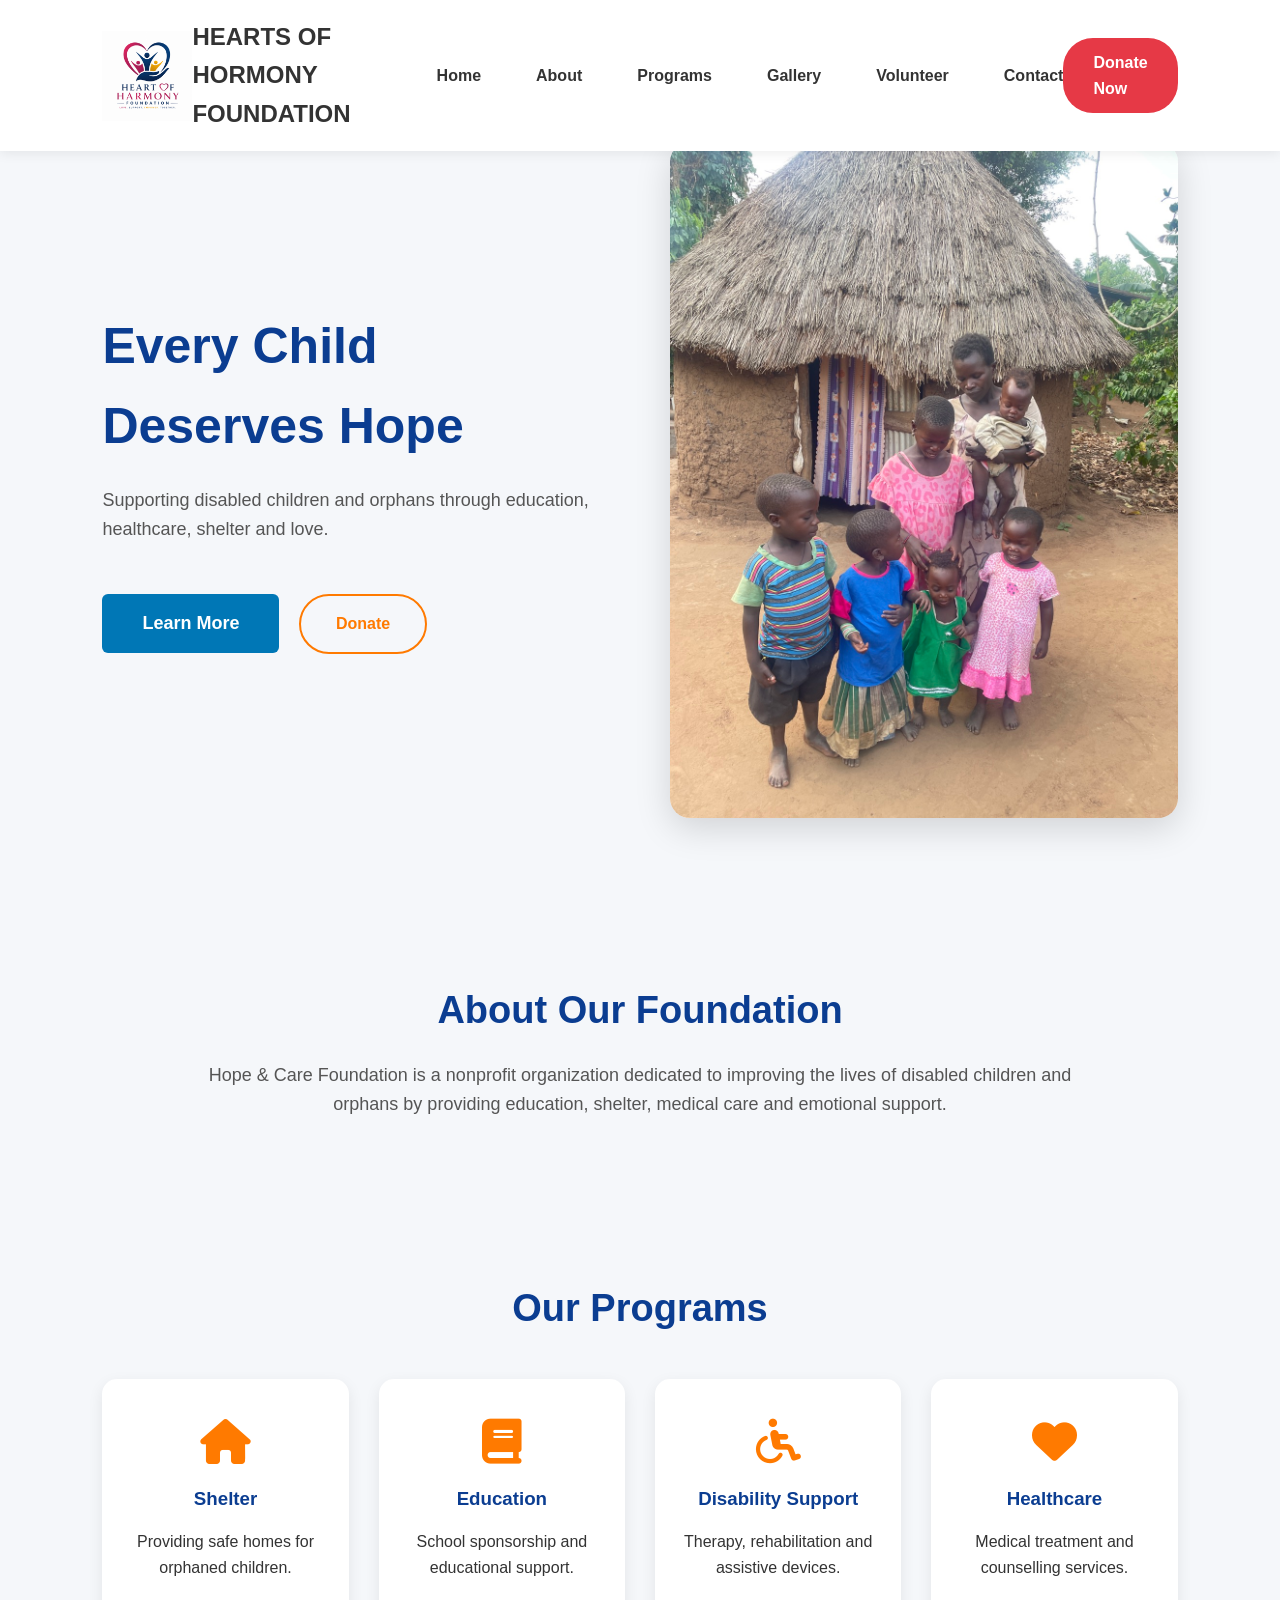
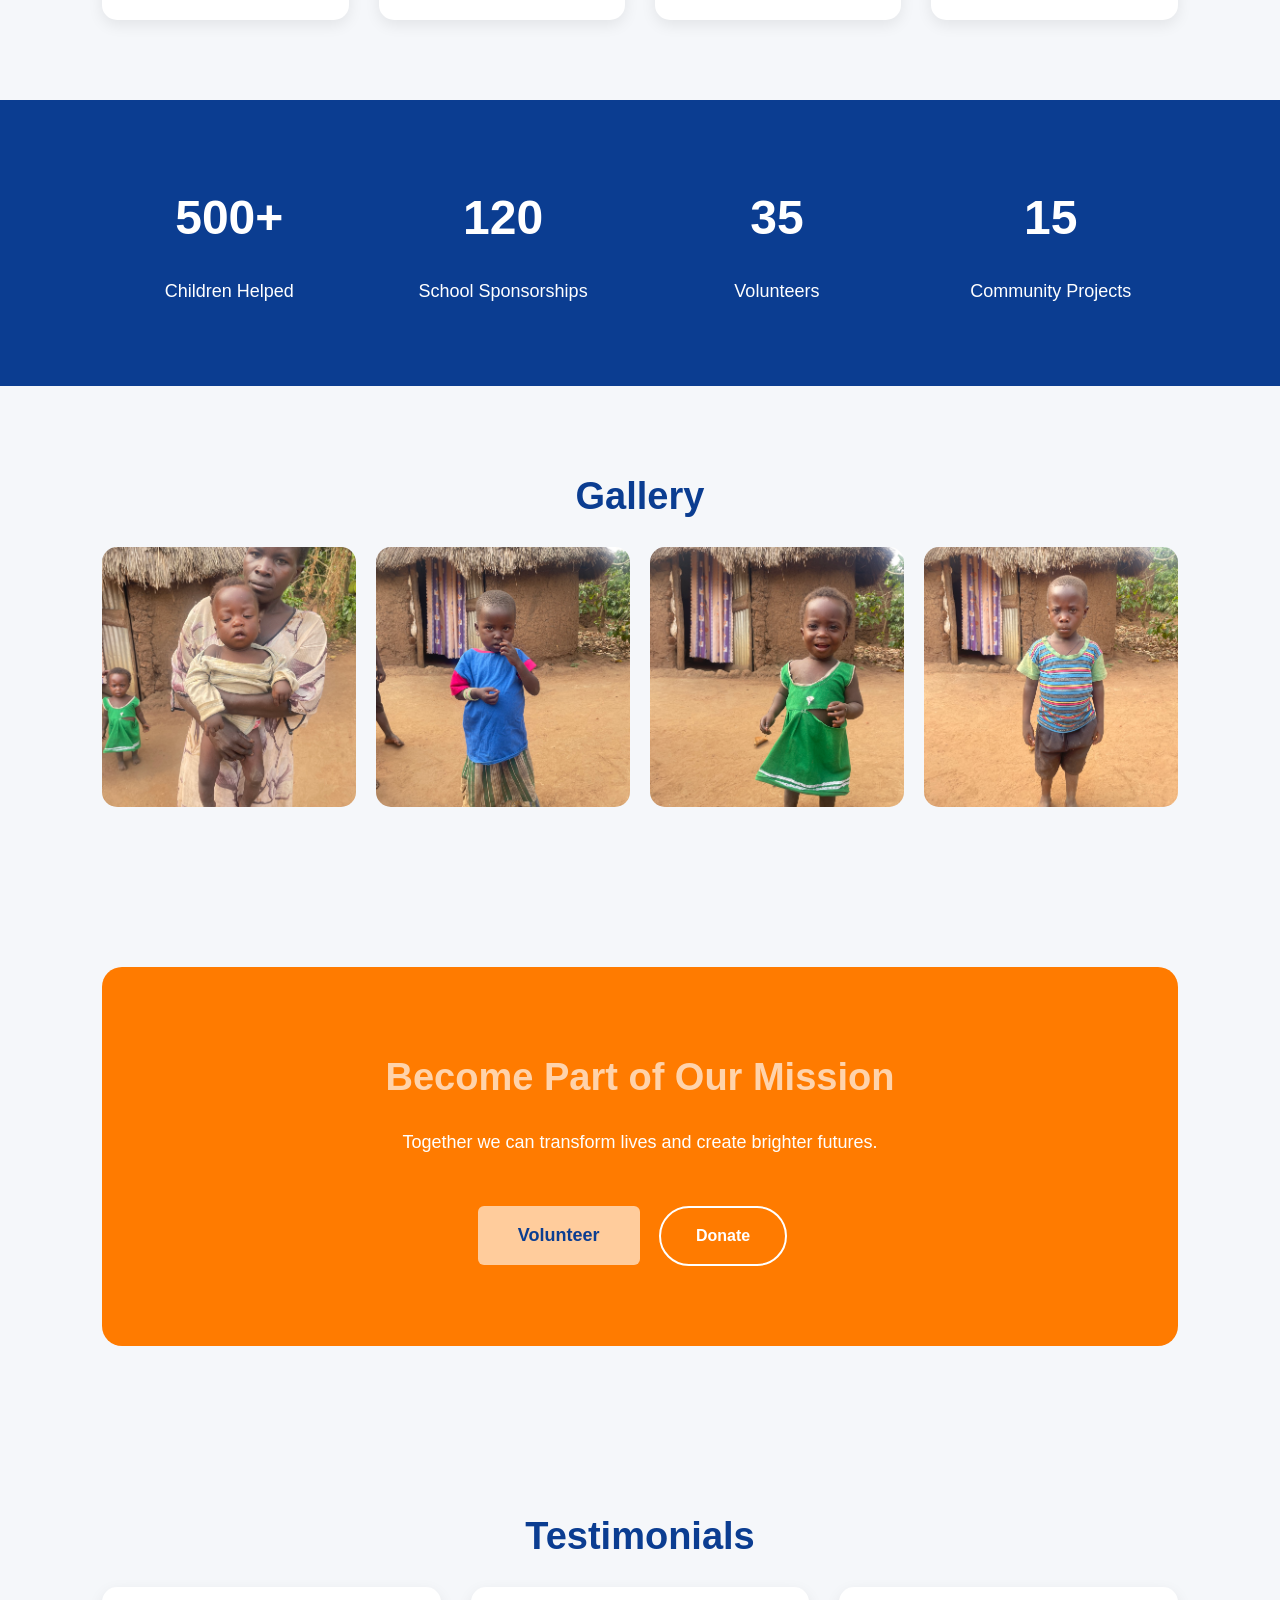
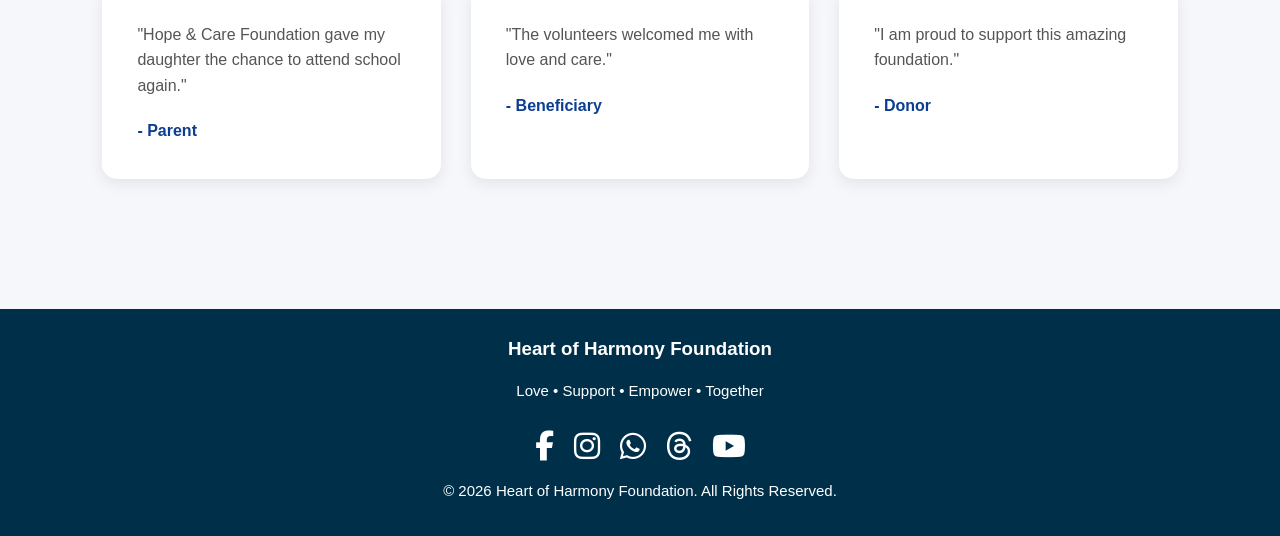
<file: index.html>
<!DOCTYPE html>
<html lang="en">

<head>
    <meta charset="UTF-8">
    <meta name="viewport" content="width=device-width, initial-scale=1.0">
    <title>Hope & Care Foundation</title>

    <link rel="stylesheet" href="style.css">

    <link rel="preconnect" href="https://fonts.googleapis.com">
    <link rel="preconnect" href="https://fonts.gstatic.com" crossorigin>
<link rel="stylesheet"
href="https://cdnjs.cloudflare.com/ajax/libs/font-awesome/6.7.2/css/all.min.css">

</head>

<body>

    <header>


        <div class="logo">
            <a href="index.html">
                <img src="images/57D3A9DE-8F15-4355-8276-3D48BB8F0B97.PNG" alt="Heart of Harmony Foundation Logo">
            </a>
        </div>

        <h2>HEARTS OF HORMONY FOUNDATION </h2>

        <nav>

            <ul>

                <li><a href="index.html">Home</a></li>

                <li><a href="about us.html">About</a></li>

                <li><a href="our program.html">Programs</a></li>

                <li><a href="gallery.html">Gallery</a></li>

                <li><a href="volunteer.html">Volunteer</a></li>

                <li><a href="#">Contact</a></li>

            </ul>

        </nav>

        <a href="Donate now.html" class="donate-btn">Donate Now</a>

    </header>


    <section class="hero">

        <div class="hero-text">

            <h1>Every Child Deserves Hope</h1>

            <p>

                Supporting disabled children and orphans through
                education, healthcare, shelter and love.

            </p>

            <a href="" class="btn">Learn More</a>

            <a href="Donate now.html" class="btn2">Donate</a>

        </div>

        <div class="hero-image">

            <img src="images/IMG_6902.JPG" alt="Children">

        </div>

    </section>

    <section class="about">

        <h2>About Our Foundation</h2>

        <p>

            Hope & Care Foundation is a nonprofit organization
            dedicated to improving the lives of disabled children
            and orphans by providing education, shelter,
            medical care and emotional support.

        </p>

    </section>


    <section class="services">

        <h2>Our Programs</h2>

        <div class="service-container">

            <div class="card">

                <i class="fa-solid fa-house"></i>

                <h3>Shelter</h3>

                <p>Providing safe homes for orphaned children.</p>

            </div>

            <div class="card">

                <i class="fa-solid fa-book"></i>

                <h3>Education</h3>

                <p>School sponsorship and educational support.</p>

            </div>

            <div class="card">

                <i class="fa-solid fa-wheelchair"></i>

                <h3>Disability Support</h3>

                <p>Therapy, rehabilitation and assistive devices.</p>

            </div>

            <div class="card">

                <i class="fa-solid fa-heart"></i>

                <h3>Healthcare</h3>

                <p>Medical treatment and counselling services.</p>

            </div>

        </div>

    </section>

    <section class="stats">

        <div>

            <h2>500+</h2>

            <p>Children Helped</p>

        </div>

        <div>

            <h2>120</h2>

            <p>School Sponsorships</p>

        </div>

        <div>

            <h2>35</h2>

            <p>Volunteers</p>

        </div>

        <div>

            <h2>15</h2>

            <p>Community Projects</p>

        </div>

    </section>


    <section class="gallery">

        <h2>Gallery</h2>

        <div class="gallery-images">

            <img src="images/IMG_6918.JPG"alt"""

            <img src="images/6B81CA2D-1C63-44D1-B0E7-25EAA3C32E9F_1_105_c.jpeg"">

            <img src="images/IMG_6909.JPG"alt"">

            <img src="images/IMG_6911.JPG"alt"">
             <img src="images/IMG_6908.JPG" alt="">
        </div>

    </section>

    <section class="cta">

        <h2>Become Part of Our Mission</h2>

        <p>

            Together we can transform lives and create brighter futures.

        </p>

        <a href="#" class="btn">Volunteer</a>

        <a href="Donate now.html" class="btn2">Donate</a>

    </section>

    <section class="testimonials">

        <h2>Testimonials</h2>

        <div class="testimonial-container">

            <div class="testimonial">

                <p>

                    "Hope & Care Foundation gave my daughter the chance to
                    attend school again."

                </p>

                <h4>- Parent</h4>

            </div>

            <div class="testimonial">

                <p>

                    "The volunteers welcomed me with love and care."

                </p>

                <h4>- Beneficiary</h4>

            </div>

            <div class="testimonial">

                <p>

                    "I am proud to support this amazing foundation."

                </p>

                <h4>- Donor</h4>

            </div>

        </div>

    </section>

    <footer>

        <h3>Heart of Harmony Foundation</h3>

        <p>Love • Support • Empower • Together</p>

<div class="social-icons">

    <a href="https://www.facebook.com/yourpage" target="_blank">
        <i class="fa-brands fa-facebook-f"></i>
    </a>

    <a href="https://www.instagram.com/yourpage" target="_blank">
        <i class="fa-brands fa-instagram"></i>
    </a>

    <a href="https://wa.me/256700000000" target="_blank">
        <i class="fa-brands fa-whatsapp"></i>
    </a>

    <a href="https://www.threads.net/@yourpage" target="_blank">
        <i class="fa-brands fa-threads"></i>
    </a>

    <a href="https://www.youtube.com/@yourchannel" target="_blank">
        <i class="fa-brands fa-youtube"></i>
    </a>

</div>
        <p>

            © 2026 Heart of Harmony Foundation.
            All Rights Reserved.

        </p>

    </footer>
<script src="javascript.js"></script>
</body>

</html>
</file>
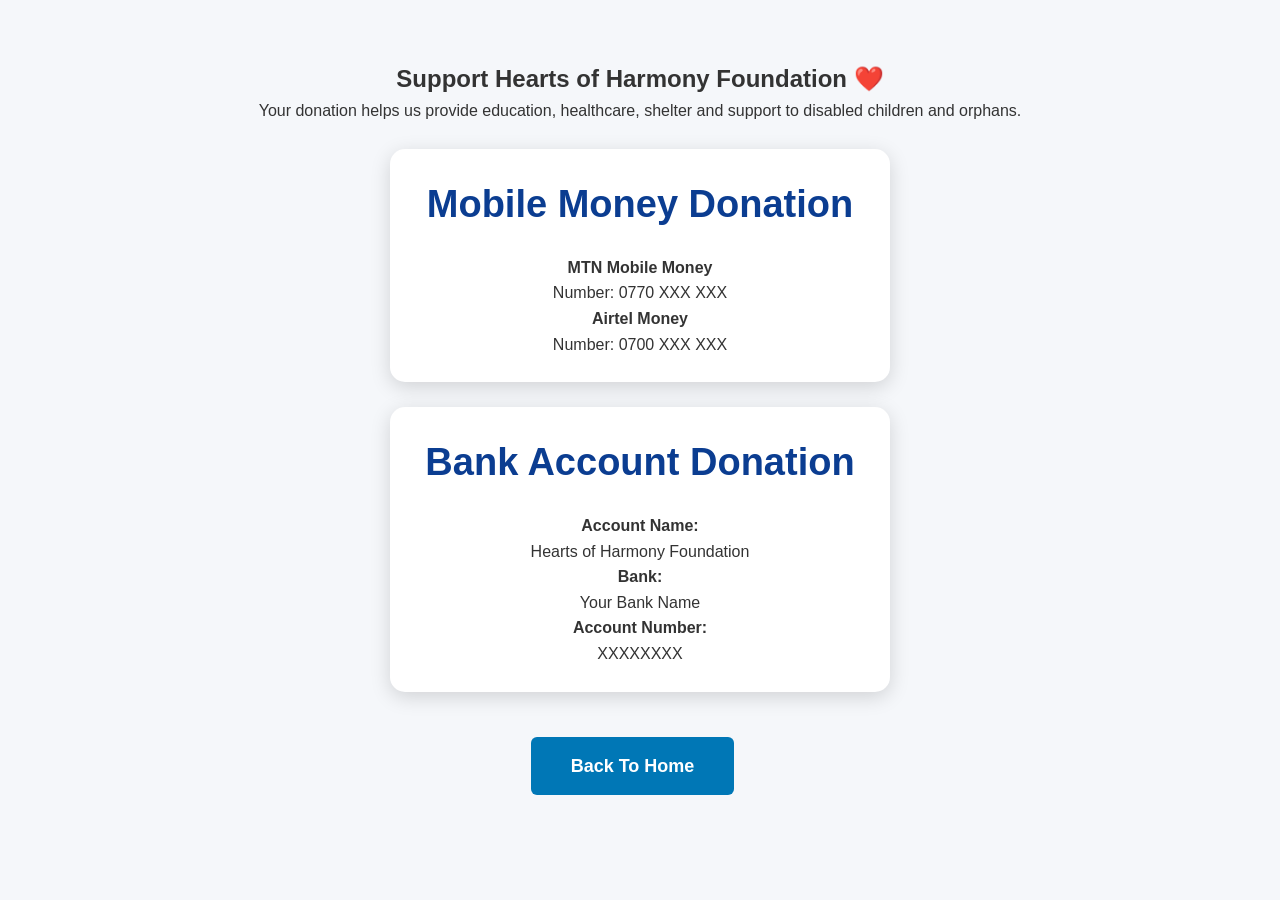
<file: Donate now.html>
<!DOCTYPE html>
<html lang="en">

<head>
    <meta charset="UTF-8">
    <meta name="viewport" content="width=device-width, initial-scale=1.0">

    <title>Donate | Hearts of Harmony Foundation</title>

    <link rel="stylesheet" href="style.css">

</head>

<body>

<section class="donation">

    <h1>Support Hearts of Harmony Foundation ❤️</h1>

    <p>
        Your donation helps us provide education, healthcare,
        shelter and support to disabled children and orphans.
    </p>


    <div class="donation-card">

        <h2>Mobile Money Donation</h2>

        <p>
            <strong>MTN Mobile Money</strong><br>
            Number: 0770 XXX XXX
        </p>

        <p>
            <strong>Airtel Money</strong><br>
            Number: 0700 XXX XXX
        </p>

    </div>


    <div class="donation-card">

        <h2>Bank Account Donation</h2>

        <p>
            <strong>Account Name:</strong><br>
            Hearts of Harmony Foundation
        </p>

        <p>
            <strong>Bank:</strong><br>
            Your Bank Name
        </p>

        <p>
            <strong>Account Number:</strong><br>
            XXXXXXXX
        </p>

    </div>


    <a href="index.html" class="btn">
        Back To Home
    </a>

</section>


</body>

</html>
</file>
<file: style.css>
*{
    margin:0;
    padding:0;
    box-sizing:border-box;
    font-family:'Poppins',sans-serif;
}

html{
    scroll-behavior:smooth;
}

body{
    background:#f8f9fa;
    color:#333;
    line-height:1.7;
}

img{
    width:100%;
    display:block;
}

a{
    text-decoration:none;
}

ul{
    list-style:none;
}


header{
    position:fixed;
    top:0;
    left:0;
    width:100%;
    background:#fff;
    display:flex;
    justify-content:space-between;
    align-items:center;
    padding:18px 8%;
    box-shadow:0 2px 12px rgba(0,0,0,.08);
    z-index:1000;
}

.logo h2{
    color:#0B3D91;
    font-size:28px;
}

nav ul{
    display:flex;
    gap:30px;
}

nav ul li a{
    color:#333;
    font-weight:500;
    transition:.3s;
}

nav ul li a:hover{
    color:#ff7a00;
}

.donate-btn{
    background:#ff7a00;
    color:#fff;
    padding:12px 25px;
    border-radius:30px;
    transition:.3s;
}

.donate-btn:hover{
    background:#0B3D91;
}

.hero{
    min-height:100vh;
    display:grid;
    grid-template-columns:1fr 1fr;
    align-items:center;
    gap:60px;
    padding:140px 8% 80px;
}

.hero h1{
    font-size:60px;
    color:#0B3D91;
    margin-bottom:20px;
}

.hero p{
    font-size:18px;
    margin-bottom:30px;
    color:#555;
}

.btn,
.btn2{
    display:inline-block;
    padding:15px 35px;
    border-radius:30px;
    margin-right:15px;
    transition:.3s;
    font-weight:600;
}

.btn{
    background:#0B3D91;
    color:#fff;
}

.btn:hover{
    background:#ff7a00;
}

.btn2{
    border:2px solid #ff7a00;
    color:#ff7a00;
}

.btn2:hover{
    background:#ff7a00;
    color:#fff;
}

.hero-image img{
    border-radius:20px;
    box-shadow:0 10px 35px rgba(0,0,0,.15);
}


section{
    padding:80px 8%;
}

section h2{
    text-align:center;
    color:#0B3D91;
    font-size:38px;
    margin-bottom:20px;
}

.about p{
    max-width:900px;
    margin:auto;
    text-align:center;
    color:#555;
    font-size:18px;
}

.service-container{
    display:grid;
    grid-template-columns:repeat(auto-fit,minmax(240px,1fr));
    gap:30px;
    margin-top:40px;
}

.card{
    background:#fff;
    border-radius:15px;
    padding:40px 25px;
    text-align:center;
    box-shadow:0 5px 15px rgba(0,0,0,.08);
    transition:.4s;
}

.card:hover{
    transform:translateY(-10px);
}

.card i{
    font-size:45px;
    color:#ff7a00;
    margin-bottom:20px;
}

.card h3{
    color:#0B3D91;
    margin-bottom:15px;
}

.stats{
    background:#0B3D91;
    color:#fff;
    display:grid;
    grid-template-columns:repeat(auto-fit,minmax(180px,1fr));
    text-align:center;
    gap:20px;
}

.stats h2{
    color:#fff;
    font-size:48px;
}

.stats p{
    font-size:18px;
}

.gallery-images{
    display:grid;
    grid-template-columns:repeat(auto-fit,minmax(250px,1fr));
    gap:20px;
}

.gallery img{
    height:260px;
    object-fit:cover;
    border-radius:15px;
    transition:.4s;
}

.gallery img:hover{
    transform:scale(1.05);
}


.cta{
    background:#ff7b00;
    color:#fff;
    text-align:center;
    border-radius:20px;
    margin:80px 8%;
}

.cta h2{
    color:#ffffffab;
}

.cta p{
    margin-bottom:30px;
    font-size:18px;
}

.cta .btn{
    background:#ffffff9c;
    color:#0B3D91;
}

.cta .btn:hover{
    background:#0B3D91;
    color:#fff;
}

.cta .btn2{
    border:2px solid #fff;
    color:#fff;
}

.cta .btn2:hover{
    background:#fff;
    color:#ff7a00;
}


.testimonial-container{
    display:grid;
    grid-template-columns:repeat(auto-fit,minmax(300px,1fr));
    gap:30px;
}

.testimonial{
    background:#fff;
    padding:35px;
    border-radius:15px;
    box-shadow:0 5px 15px rgba(0,0,0,.08);
}

.testimonial p{
    color:#555;
    margin-bottom:20px;
}

.testimonial h4{
    color:#0B3D91;
}


footer{
    background:#111827;
    color:#fff;
    text-align:center;
    padding:50px 20px;
}

footer h3{
    margin-bottom:15px;
}

footer p{
    margin:8px 0;
}

.social{
    margin:20px 0;
}

.social i{
    font-size:22px;
    margin:0 10px;
    cursor:pointer;
    transition:.3s;
}

.social i:hover{
    color:#ff7a00;
}


@media(max-width:992px){

header{
    flex-direction:column;
    gap:15px;
}

nav ul{
    gap:18px;
    flex-wrap:wrap;
    justify-content:center;
}

.hero{
    grid-template-columns:1fr;
    text-align:center;
}

.hero h1{
    font-size:45px;
}

.hero-image{
    order:-1;
}

}

@media(max-width:768px){

.hero{
    padding-top:180px;
}

.hero h1{
    font-size:38px;
}

section h2{
    font-size:30px;
}

.btn,
.btn2{
    display:block;
    width:220px;
    margin:15px auto;
}

.logo h2{
    font-size:24px;
}

nav ul{
    flex-direction:column;
    gap:12px;
}

.stats{
    gap:40px;
}

}

@media(max-width:480px){

.hero h1{
    font-size:32px;
}

.hero p{
    font-size:16px;
}

.card{
    padding:30px 20px;
}

.gallery img{
    height:220px;
}

}
.logo{
    display:flex;
    align-items:center;
}

.logo img{
    width:220px;    
    height:auto;
    display:block;
    object-fit:contain;
    transition:0.3s ease;
}

.logo img:hover{
    transform:scale(1.03);
}
@media (max-width:992px){

.logo img{
    width:180px;
}

}

@media (max-width:768px){

.logo img{
    width:150px;
}

}

@media (max-width:480px){

.logo img{
    width:120px;
}

}

.page-banner{
    margin-top:100px;
    background:linear-gradient(rgba(11,61,145,.8),rgba(11,61,145,.8)),
    url(images/IMG_6903.JPG);
    background-size:cover;
    background-position:center;
    color:#fff;
    text-align:center;
    padding:100px 8%;
}

.page-banner h1{
    font-size:50px;
}

.page-banner p{
    margin-top:15px;
    font-size:18px;
}


.about-content{
    display:grid;
    grid-template-columns:1fr 1fr;
    gap:60px;
    align-items:center;
    padding:80px 8%;
}

.about-image img{
    border-radius:20px;
    box-shadow:0 10px 30px rgba(0,0,0,.15);
}

.about-text h2{
    color:#0B3D91;
    margin-bottom:20px;
}

.about-text p{
    margin-bottom:20px;
    color:#555;
}

.mission-section{
    display:grid;
    grid-template-columns:repeat(auto-fit,minmax(350px,1fr));
    gap:30px;
    padding:80px 8%;
}

.mission-box{
    background:#fff;
    padding:40px;
    border-radius:15px;
    text-align:center;
    box-shadow:0 5px 15px rgba(0,0,0,.08);
}

.mission-box i{
    font-size:55px;
    color:#ff7a00;
    margin-bottom:20px;
}

.team{
    padding:80px 8%;
}

.team-container{
    display:grid;
    grid-template-columns:repeat(auto-fit,minmax(280px,1fr));
    gap:30px;
}

.team-card{
    background:#fff;
    border-radius:15px;
    overflow:hidden;
    text-align:center;
    box-shadow:0 5px 15px rgba(0,0,0,.08);
}

.team-card img{
    height:320px;
    object-fit:cover;
}

.team-card h3{
    color:#0B3D91;
    margin:20px 0 10px;
}

.team-card p{
    padding:0 20px 25px;
}

.active{
    color:#ff7a00;
    font-weight:600;
}

@media(max-width:768px){

.about-content{
    grid-template-columns:1fr;
}

.page-banner h1{
    font-size:38px;
}

}

.volunteer-hero{
    height:70vh;
    background:
    linear-gradient(rgba(0,0,0,.5),rgba(0,0,0,.5)),
    url("images/IMG_6903.JPG");
    background-size:cover;
    background-position:center;
    display:flex;
    align-items:center;
    justify-content:center;
    text-align:center;
    color:white;
}


.hero-text h1{
    font-size:50px;
}


.hero-text p{
    font-size:18px;
    max-width:600px;
}


.btn{
    display:inline-block;
    margin-top:20px;
    padding:12px 30px;
    background:#0a6cff;
    color:white;
    text-decoration:none;
    border-radius:5px;
}



.volunteer-section{
    padding:50px 8%;
    text-align:center;
}


.volunteer-container{
    display:grid;
    grid-template-columns:repeat(3,1fr);
    gap:25px;
}


.volunteer-card{
    padding:30px;
    background:#f5f5f5;
    border-radius:10px;
}


.volunteer-form{
    padding:50px 10%;
    background:#eef6ff;
    text-align:center;
}


.volunteer-form form{
    max-width:600px;
    margin:auto;
}


.volunteer-form input,
.volunteer-form textarea,
.volunteer-form select{

    width:100%;
    padding:15px;
    margin:10px 0;
    border:1px solid #ccc;
    border-radius:5px;

}


.volunteer-form textarea{
    height:120px;
}


.volunteer-form button{

    background:#0a6cff;
    color:white;
    border:none;
    padding:15px 40px;
    border-radius:5px;
    cursor:pointer;

}



@media(max-width:768px){

.volunteer-container{
    grid-template-columns:1fr;
}

.hero-text h1{
    font-size:35px;
}

}

.contact-hero{

height:60vh;

background:
linear-gradient(rgba(0,0,0,.5),rgba(0,0,0,.5)),
url("../images/contact.jpg");

background-size:cover;
background-position:center;

display:flex;
align-items:center;
justify-content:center;

text-align:center;
color:white;

}


.contact-text h1{

font-size:50px;

}


.contact-text p{

font-size:18px;
max-width:600px;

}




.contact-section{

padding:50px 8%;

}


.contact-container{

display:grid;

grid-template-columns:repeat(3,1fr);

gap:25px;

text-align:center;

}



.contact-box{

background:#f5f5f5;

padding:30px;

border-radius:10px;

}



.contact-box h3{

color:#0a6cff;

}






.contact-form{

background:#eef6ff;

padding:50px 10%;

text-align:center;

}


.contact-form form{

max-width:600px;

margin:auto;

}



.contact-form input,
.contact-form textarea{


width:100%;

padding:15px;

margin:10px 0;

border:1px solid #ccc;

border-radius:5px;


}



.contact-form textarea{

height:130px;

}



.contact-form button{


background:#0a6cff;

color:white;

padding:15px 40px;

border:none;

border-radius:5px;

cursor:pointer;


}




.map{

padding:40px 8%;

text-align:center;

}




@media(max-width:768px){


.contact-container{

grid-template-columns:1fr;

}


.contact-text h1{

font-size:35px;

}


}

*{
    margin:0;
    padding:0;
    box-sizing:border-box;
}

html{
    scroll-behavior:smooth;
}

body{
    font-family:Arial, Helvetica, sans-serif;
    background:#f5f7fa;
    color:#333;
    line-height:1.6;
}


.header{
    background:#ffffff;
    display:flex;
    justify-content:space-between;
    align-items:center;
    padding:15px 8%;
    box-shadow:0 2px 10px rgba(0,0,0,.1);
    position:sticky;
    top:0;
    z-index:1000;
}

.logo img{
    width:90px;
}

.header h2{
    color:#0077b6;
    font-size:24px;
    text-align:center;
    flex:1;
    margin-left:20px;
}

nav ul{
    display:flex;
    list-style:none;
}

nav ul li{
    margin-left:25px;
}

nav ul li a{
    text-decoration:none;
    color:#333;
    font-weight:bold;
    transition:.3s;
}

nav ul li a:hover{
    color:#0077b6;
}


.contact-hero{
    height:60vh;
    background:linear-gradient(rgba(0,0,0,.55),rgba(0,0,0,.55)),
    url("../images/contact.jpg");
    background-size:cover;
    background-position:center;
    display:flex;
    justify-content:center;
    align-items:center;
    text-align:center;
    color:white;
}

.contact-text h1{
    font-size:60px;
    margin-bottom:20px;
}

.contact-text p{
    width:70%;
    margin:auto;
    font-size:20px;
}


.contact-section{
    padding:70px 8%;
}

.contact-container{
    display:flex;
    justify-content:center;
    gap:30px;
    flex-wrap:wrap;
}

.contact-box{
    background:white;
    width:300px;
    padding:30px;
    text-align:center;
    border-radius:10px;
    box-shadow:0 5px 15px rgba(0,0,0,.1);
    transition:.3s;
}

.contact-box:hover{
    transform:translateY(-8px);
}

.contact-box h3{
    color:#0077b6;
    margin-bottom:15px;
}

.contact-box p{
    color:#555;
}


.contact-form{
    background:#ffffff;
    width:80%;
    margin:40px auto;
    padding:40px;
    border-radius:10px;
    box-shadow:0 5px 15px rgba(0,0,0,.1);
}

.contact-form h2{
    text-align:center;
    margin-bottom:30px;
    color:#0077b6;
}

.contact-form form{
    display:flex;
    flex-direction:column;
}

.contact-form input,
.contact-form textarea{
    padding:15px;
    margin-bottom:20px;
    border:1px solid #ccc;
    border-radius:5px;
    font-size:16px;
}

.contact-form textarea{
    resize:vertical;
    min-height:150px;
}

.contact-form input:focus,
.contact-form textarea:focus{
    border:1px solid #0077b6;
    outline:none;
}

.contact-form button{
    background:#0077b6;
    color:white;
    border:none;
    padding:15px;
    font-size:18px;
    border-radius:5px;
    cursor:pointer;
    transition:.3s;
}

.contact-form button:hover{
    background:#005f87;
}


.map{
    width:90%;
    margin:60px auto;
}

.map h2{
    text-align:center;
    color:#0077b6;
    margin-bottom:20px;
}

.map iframe{
    border-radius:10px;
    box-shadow:0 5px 15px rgba(0,0,0,.15);
}


footer{
    background:#003049;
    color:white;
    text-align:center;
    padding:25px;
    margin-top:50px;
}

footer p{
    font-size:15px;
}


@media(max-width:992px){

    .header{
        flex-direction:column;
        text-align:center;
    }

    .header h2{
        margin:15px 0;
        font-size:22px;
    }

    nav ul{
        flex-wrap:wrap;
        justify-content:center;
    }

    nav ul li{
        margin:10px 15px;
    }

    .contact-text h1{
        font-size:45px;
    }

    .contact-text p{
        width:90%;
    }

    .contact-form{
        width:90%;
    }

}

@media(max-width:768px){

    .contact-hero{
        height:50vh;
    }

    .contact-text h1{
        font-size:35px;
    }

    .contact-text p{
        font-size:17px;
    }

    .contact-container{
        flex-direction:column;
        align-items:center;
    }

    .contact-box{
        width:100%;
        max-width:350px;
    }

    .contact-form{
        padding:25px;
    }

}

@media(max-width:480px){

    .logo img{
        width:70px;
    }

    .header h2{
        font-size:18px;
    }

    nav ul li{
        margin:8px;
    }

    nav ul li a{
        font-size:14px;
    }

    .contact-text h1{
        font-size:30px;
    }

    .contact-text p{
        font-size:15px;
    }

}

.program-hero{
    width:100%;
    height:60vh;
    background:linear-gradient(rgba(0,0,0,0.55),rgba(0,0,0,0.55)),
    url("images/IMG_6909.JPG");
    background-size:cover;
    background-position:center;
    display:flex;
    justify-content:center;
    align-items:center;
    text-align:center;
}

.program-text{
    width:80%;
    color:#fff;
}

.program-text h1{
    font-size:55px;
    margin-bottom:20px;
}

.program-text p{
    font-size:20px;
    max-width:750px;
    margin:auto;
    line-height:1.8;
}

.programs{
    padding:80px 8%;
    background:#f5f7fa;
}

.programs h2{
    text-align:center;
    color:#0077b6;
    font-size:40px;
    margin-bottom:50px;
}

.program-container{
    display:grid;
    grid-template-columns:repeat(auto-fit,minmax(300px,1fr));
    gap:30px;
}

.program-card{
    background:#fff;
    border-radius:10px;
    overflow:hidden;
    box-shadow:0 5px 20px rgba(0,0,0,0.1);
    transition:.3s;
}

.program-card:hover{
    transform:translateY(-8px);
}

.program-card img{
    width:100%;
    height:220px;
    object-fit:cover;
}

.program-card h3{
    color:#0077b6;
    padding:20px 20px 10px;
}

.program-card p{
    padding:0 20px 25px;
    color:#555;
    line-height:1.8;
}

.impact{
    background:#0077b6;
    color:#fff;
    padding:80px 8%;
    text-align:center;
}

.impact h2{
    font-size:40px;
    margin-bottom:50px;
}

.impact-container{
    display:grid;
    grid-template-columns:repeat(auto-fit,minmax(220px,1fr));
    gap:30px;
}

.impact-box{
    background:rgba(255,255,255,.12);
    padding:35px;
    border-radius:10px;
}

.impact-box h1{
    font-size:48px;
    margin-bottom:10px;
}

.impact-box p{
    font-size:18px;
}
.program-cta{
    text-align:center;
    padding:80px 10%;
    background:#ffffff;
}

.program-cta h2{
    color:#0077b6;
    font-size:38px;
    margin-bottom:20px;
}

.program-cta p{
    max-width:700px;
    margin:0 auto 35px;
    color:#555;
    line-height:1.8;
    font-size:18px;
}

.btn{
    display:inline-block;
    background:#0077b6;
    color:#fff;
    text-decoration:none;
    padding:15px 40px;
    border-radius:6px;
    font-size:18px;
    transition:.3s;
}

.btn:hover{
    background:#005f87;
}

@media(max-width:992px){

    .program-text h1{
        font-size:42px;
    }

    .program-text p{
        font-size:18px;
    }

}

@media(max-width:768px){

    .program-hero{
        height:50vh;
    }

    .program-text h1{
        font-size:34px;
    }

    .program-text p{
        font-size:16px;
    }

    .programs h2,
    .impact h2,
    .program-cta h2{
        font-size:30px;
    }

    .impact-box h1{
        font-size:38px;
    }

}

@media(max-width:480px){

    .program-text h1{
        font-size:28px;
    }

    .program-text p{
        font-size:15px;
    }

    .program-card img{
        height:180px;
    }

    .btn{
        width:100%;
        text-align:center;
    }

}
.social-icons{
    margin-top:20px;
    display:flex;
    justify-content:center;
    align-items:center;
    gap:20px;
}

.social-icons a{
    color:#ffffff;
    font-size:30px;
    text-decoration:none;
    transition:0.3s;
}

.social-icons a:hover{
    color:#FFD700;
    transform:translateY(-5px) scale(1.2);
}
.donate-btn {

    background:#e63946;
    color:white;
    padding:12px 30px;
    border-radius:30px;
    text-decoration:none;
    font-weight:bold;
    transition:0.3s;

}


.donate-btn:hover {

    background:#b91c2c;
    transform:scale(1.1);

}


.donation {

    text-align:center;
    padding:60px 10%;

}


.donation-card {

    background:white;
    padding:25px;
    margin:25px auto;
    max-width:500px;
    border-radius:15px;
    box-shadow:0 5px 20px rgba(0,0,0,0.15);

}
</file>
